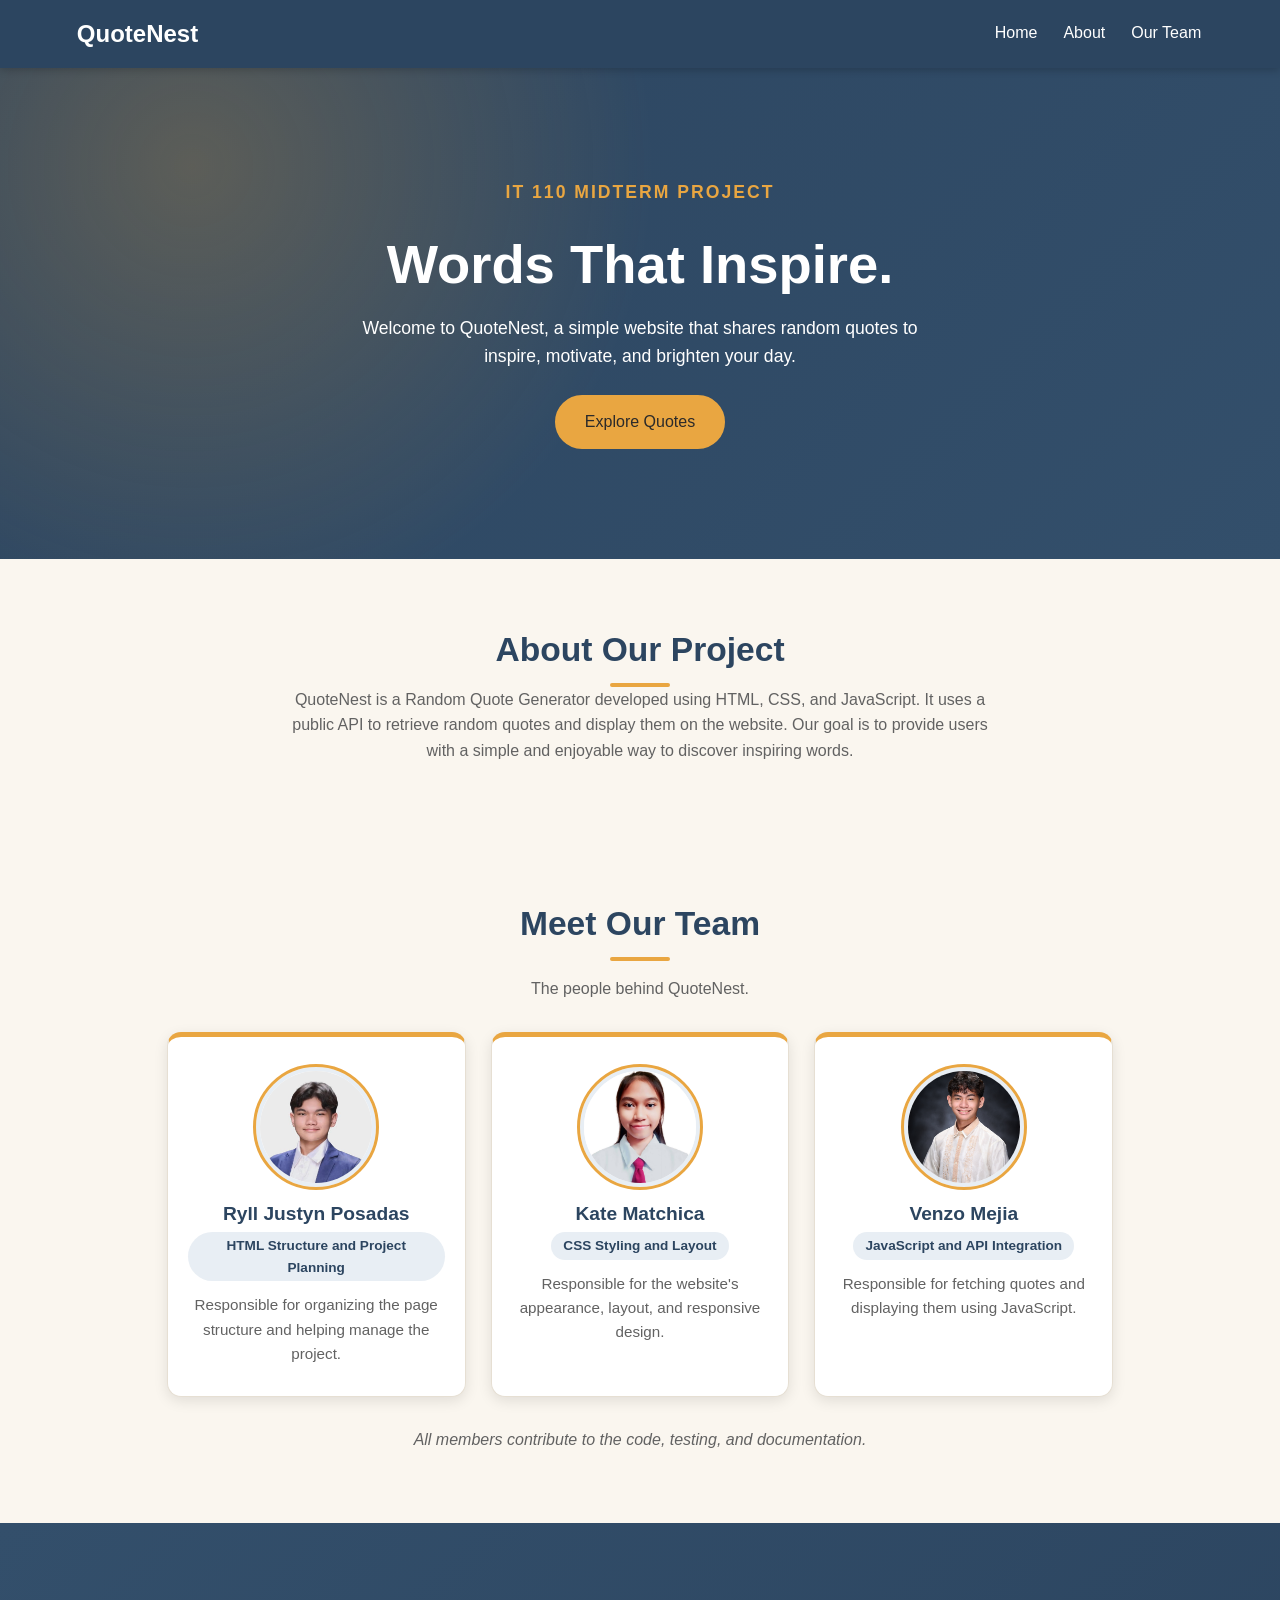
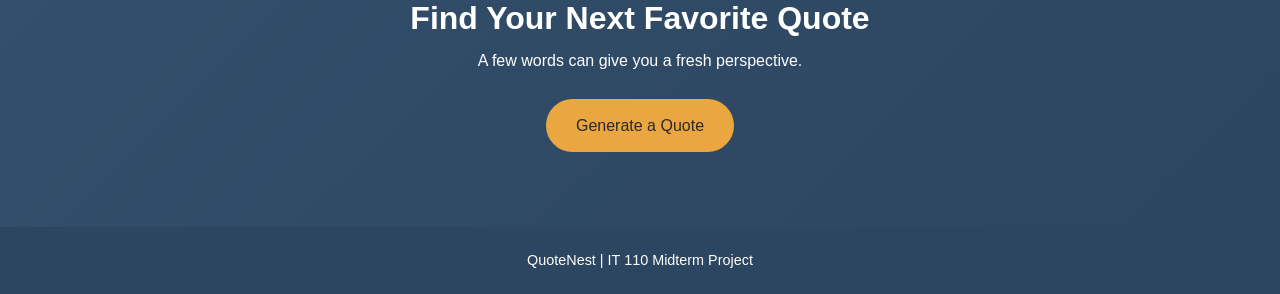
<file: index.html>
<!DOCTYPE html>
<html lang="en">
<head>
    <meta charset="UTF-8">
    <meta name="viewport" content="width=device-width, initial-scale=1.0">
    <title>QuoteNest | Group Portfolio</title>
    <link rel="stylesheet" href="styles.css">
</head>
<body>
    <header class="site-header">
        <h2>QuoteNest</h2>
        <nav>
            <a href="#home">Home</a>
            <a href="#about">About</a>
            <a href="#team">Our Team</a>
        </nav>
    </header>

    <main>
        <section class="hero" id="home">
            <p class="eyebrow">IT 110 MIDTERM PROJECT</p>
            <h1>Words That Inspire.</h1>
            <p>
                Welcome to QuoteNest, a simple website that shares
                random quotes to inspire, motivate, and brighten your day.
            </p>
            <a href="app.html" class="button">Explore Quotes</a>
        </section>

        <section class="about section" id="about">
            <h2>About Our Project</h2>
            <p>
                QuoteNest is a Random Quote Generator developed using
                HTML, CSS, and JavaScript. It uses a public API to
                retrieve random quotes and display them on the website.
                Our goal is to provide users with a simple and enjoyable
                way to discover inspiring words.
            </p>
        </section>

        <section class="section" id="team">
            <h2>Meet Our Team</h2>
            <p class="section-description">
                The people behind QuoteNest.
            </p>

            <div class="team-grid">
                <article class="team-card">
                    <img class="profile-placeholder"
                         src="member1.jpg"
                         alt="Member 1">
                    <h3>Ryll Justyn Posadas</h3>
                    <p>HTML Structure and Project Planning</p>
                    <p>Responsible for organizing the page structure and helping manage the project.</p>
                </article>

                <article class="team-card">
                    <img class="profile-placeholder"
                         src="member2.jpg"
                         alt="Member 2">
                    <h3>Kate Matchica</h3>
                    <p>CSS Styling and Layout</p>
                    <p>Responsible for the website's appearance, layout, and responsive design.</p>
                </article>

                <article class="team-card">
                    <img class="profile-placeholder"
                         src="member3.jpg"
                         alt="Member 3">
                    <h3>Venzo Mejia</h3>
                    <p>JavaScript and API Integration</p>
                    <p>Responsible for fetching quotes and displaying them using JavaScript.</p>
                </article>
            </div>

            <p class="team-note">
                All members contribute to the code, testing, and documentation.
            </p>
        </section>

        <section class="closing">
            <h2>Find Your Next Favorite Quote</h2>
            <p>A few words can give you a fresh perspective.</p>
            <a href="app.html" class="button">Generate a Quote</a>
        </section>
    </main>

    <footer>
        <p>QuoteNest | IT 110 Midterm Project</p>
    </footer>
</body>
</html>
</file>
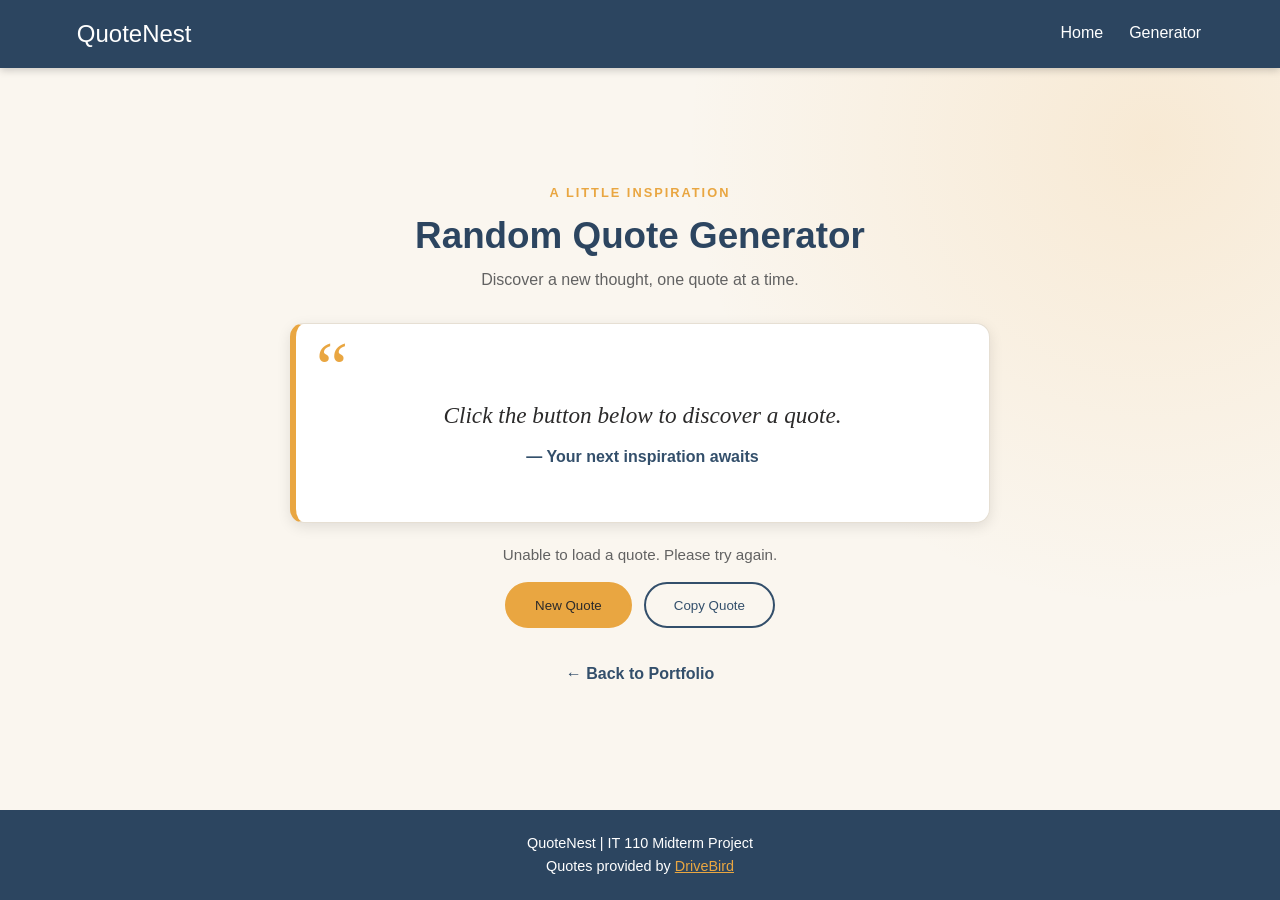
<file: app.html>
<!DOCTYPE html>
<html lang="en">
<head>
    <meta charset="UTF-8">
    <meta name="viewport" content="width=device-width, initial-scale=1.0">
    <title>QuoteNest | Random Quote Generator</title>
    <link rel="stylesheet" href="styles.css">
</head>
<body>
    <header class="site-header">
        <a href="index.html" class="logo">QuoteNest</a>
        <nav>
            <a href="index.html">Home</a>
            <a href="#generator">Generator</a>
        </nav>
    </header>

    <main class="generator-page" id="generator">
        <section class="quote-container">
            <p class="eyebrow">A LITTLE INSPIRATION</p>
            <h1>Random Quote Generator</h1>
            <p class="intro">
                Discover a new thought, one quote at a time.
            </p>

            <div class="quote-card">
                <span class="quote-mark">“</span>
                <p id="quote-text" aria-live="polite">
                    Click the button below to discover a quote.
                </p>
                <p id="quote-author">— Your next inspiration awaits</p>
            </div>

            <p id="status-message" role="status"></p>

            <div class="quote-actions">
                <button id="new-quote-btn" class="button">
                    New Quote
                </button>
                <button id="copy-quote-btn" class="button secondary">
                    Copy Quote
                </button>
            </div>

            <a href="index.html" class="back-link">
                ← Back to Portfolio
            </a>
        </section>
    </main>

    <footer>
        <p>QuoteNest | IT 110 Midterm Project</p>
        <p>Quotes provided by
            <a href="https://www.drivebird.com/content-api"
               target="_blank" rel="noopener noreferrer">
                DriveBird
            </a>
        </p>
    </footer>

    <script src="script.js"></script>
</body>
</html>
</file>
<file: styles.css>
/* QuoteNest | IT 110 Midterm Project - styles.css */

:root {
    --primary: #334f6b;
    --dark: #2c4560;
    --light: #e8eef4;
    --accent: #e9a641;
    --bg: #faf6ef;
    --text: #2b2a2a;
    --gray: #626262;
    --border: #e6dfd3;
    --shadow: 0 4px 14px rgba(0, 0, 0, .1);
    --radius: 14px;
}

* { margin: 0; padding: 0; box-sizing: border-box; }
html { scroll-behavior: smooth; scroll-padding-top: 80px; }
a { color: var(--primary); }
img { max-width: 100%; display: block; }
main { flex: 1; }
h1, h2, h3 { line-height: 1.25; color: var(--dark); }
a:focus-visible, button:focus-visible { outline: 3px solid var(--accent); outline-offset: 3px; }

body {
    font-family: "Segoe UI", Roboto, Arial, sans-serif;
    background: var(--bg);
    color: var(--text);
    line-height: 1.6;
    min-height: 100vh;
    display: flex;
    flex-direction: column;
    overflow-x: hidden;
}

/* Header */
.site-header {
    display: flex;
    justify-content: space-between;
    align-items: center;
    flex-wrap: wrap;
    gap: 8px 20px;
    padding: 14px 6%;
    background: var(--dark);
    box-shadow: 0 2px 8px rgba(0, 0, 0, .2);
    position: sticky;
    top: 0;
    z-index: 10;
}
.site-header h2, .logo { color: #fff; font-size: 1.5rem; text-decoration: none; }
.site-header nav { display: flex; flex-wrap: wrap; gap: 6px 22px; }
.site-header nav a {
    color: #fff;
    text-decoration: none;
    padding: 6px 2px;
    border-bottom: 2px solid transparent;
}
.site-header nav a:hover { color: var(--accent); border-color: var(--accent); }

/* Buttons */
.button {
    display: inline-block;
    min-height: 46px;
    padding: 12px 28px;
    background: var(--accent);
    color: var(--text);
    font: 600 1rem inherit;
    text-align: center;
    text-decoration: none;
    border: 2px solid var(--accent);
    border-radius: 50px;
    cursor: pointer;
    transition: .2s;
}
.button:hover { background: #d58f27; border-color: #d58f27; transform: translateY(-2px); }
.button:disabled { opacity: .6; cursor: not-allowed; transform: none; }
.button.secondary { background: none; color: var(--primary); border-color: var(--primary); }
.button.secondary:hover { background: var(--primary); color: #fff; }

/* Shared text and sections */
.eyebrow {
    font-size: .8rem;
    font-weight: 700;
    letter-spacing: 2px;
    text-transform: uppercase;
    color: var(--accent);
    margin-bottom: 10px;
}
.section {
    max-width: 1100px;
    margin: 0 auto;
    padding: clamp(40px, 8vw, 70px) 6%;
    text-align: center;
}
.section h2 { font-size: clamp(1.6rem, 4vw, 2.1rem); }
.section h2::after {
    content: "";
    display: block;
    width: 60px;
    height: 4px;
    margin: 12px auto 0;
    background: var(--accent);
    border-radius: 4px;
}
.section-description { color: var(--gray); margin: 15px 0 30px; }

/* Hero and closing */
.hero, .closing { text-align: center; color: #fff; }
.hero h1, .closing h2 { color: #fff; }
.hero {
    padding: clamp(60px, 12vw, 110px) 6%;
    background:
        radial-gradient(circle at 15% 20%, rgba(233, 162, 59, .25), transparent 40%),
        linear-gradient(135deg, var(--dark), var(--primary));
}
.hero h1 { font-size: clamp(2rem, 7vw, 3.4rem); margin-bottom: 15px; }
.hero p { max-width: 600px; margin: 0 auto 25px; font-size: 1.1rem; }
.closing {
    padding: clamp(45px, 8vw, 75px) 6%;
    background: linear-gradient(135deg, var(--primary), var(--dark));
}
.closing h2 { font-size: clamp(1.5rem, 4vw, 2rem); margin-bottom: 10px; }
.closing p { margin-bottom: 25px; }

/* About and team */
.about { max-width: 850px; }
.about p { color: var(--gray); }
.team-grid { display: grid; grid-template-columns: repeat(3, 1fr); gap: 25px; margin-top: 20px; }
.team-card {
    background: #fff;
    padding: 30px 20px;
    border: 1px solid var(--border);
    border-top: 5px solid var(--accent);
    border-radius: var(--radius);
    box-shadow: var(--shadow);
    transition: .2s;
}
.team-card:hover { transform: translateY(-6px); box-shadow: 0 10px 24px rgba(0, 0, 0, .15); }
.profile-placeholder {
    width: 120px;
    height: 120px;
    margin: 0 auto 15px;
    object-fit: cover;
    border-radius: 50%;
    border: 4px solid var(--light);
    outline: 3px solid var(--accent);
    background: var(--light);
}
.team-card h3 { font-size: 1.2rem; margin-bottom: 6px; }
.team-card p:first-of-type {
    display: inline-block;
    padding: 3px 12px;
    margin-bottom: 12px;
    background: var(--light);
    color: var(--dark);
    font-size: .85rem;
    font-weight: 600;
    border-radius: 50px;
}
.team-card p:last-of-type { color: var(--gray); font-size: .95rem; }
.team-note { margin-top: 30px; font-style: italic; color: var(--gray); }

/* Generator page */
.generator-page {
    display: flex;
    justify-content: center;
    align-items: center;
    padding: clamp(30px, 6vw, 60px) 6%;
    background: radial-gradient(circle at 90% 10%, rgba(233, 162, 59, .15), transparent 35%);
}
.quote-container { width: 100%; max-width: 700px; text-align: center; }
.quote-container h1 { font-size: clamp(1.7rem, 5vw, 2.3rem); margin-bottom: 8px; }
.intro { color: var(--gray); margin-bottom: 30px; }
.quote-card {
    position: relative;
    display: flex;
    flex-direction: column;
    justify-content: center;
    min-height: 200px;
    margin-bottom: 20px;
    padding: 55px clamp(20px, 5vw, 40px) 30px;
    background: #fff;
    border: 1px solid var(--border);
    border-left: 6px solid var(--accent);
    border-radius: var(--radius);
    box-shadow: var(--shadow);
}
.quote-mark {
    position: absolute;
    top: 8px;
    left: 20px;
    font: 4.5rem/1 Georgia, serif;
    color: var(--accent);
}
#quote-text {
    font: italic clamp(1.1rem, 3.5vw, 1.45rem) Georgia, serif;
    margin-bottom: 15px;
    overflow-wrap: break-word;
}
#quote-author { font-weight: 600; color: var(--primary); }
#status-message { min-height: 24px; margin-bottom: 15px; font-size: .95rem; color: var(--gray); }
#status-message.error { color: #c0392b; font-weight: 600; }
#status-message.success { color: #2e7d32; font-weight: 600; }
.quote-actions { display: flex; justify-content: center; flex-wrap: wrap; gap: 12px; margin-bottom: 25px; }
.back-link { display: inline-block; padding: 8px 4px; font-weight: 600; text-decoration: none; }
.back-link:hover { text-decoration: underline; }

/* Footer */
footer { text-align: center; padding: 22px 6%; background: var(--dark); color: #fff; font-size: .9rem; }
footer a { color: var(--accent); }

/* Animation */
.hero, .quote-container, .team-card { animation: fadeUp .6s ease both; }
@keyframes fadeUp { from { opacity: 0; transform: translateY(15px); } }
@media (prefers-reduced-motion: reduce) {
    * { animation: none !important; transition: none !important; scroll-behavior: auto !important; }
}

/* Responsive: tablet */
@media (max-width: 900px) {
    .team-grid { grid-template-columns: repeat(2, 1fr); }
    .team-card:last-child { grid-column: 1 / -1; justify-self: center; width: calc(50% - 12.5px); }
}

/* Responsive: phone */
@media (max-width: 600px) {
    html { scroll-padding-top: 10px; }
    .site-header { flex-direction: column; text-align: center; position: static; }
    .team-grid { grid-template-columns: 1fr; max-width: 380px; margin: 20px auto 0; }
    .team-card:last-child { grid-column: auto; width: 100%; }
    .quote-actions .button { flex: 1 1 100%; }
    .quote-mark { font-size: 3.5rem; left: 15px; }
}

/* Responsive: small phone */
@media (max-width: 400px) {
    .button { width: 100%; padding: 12px 20px; }
    .hero .button, .closing .button { max-width: 280px; }
}
</file>
